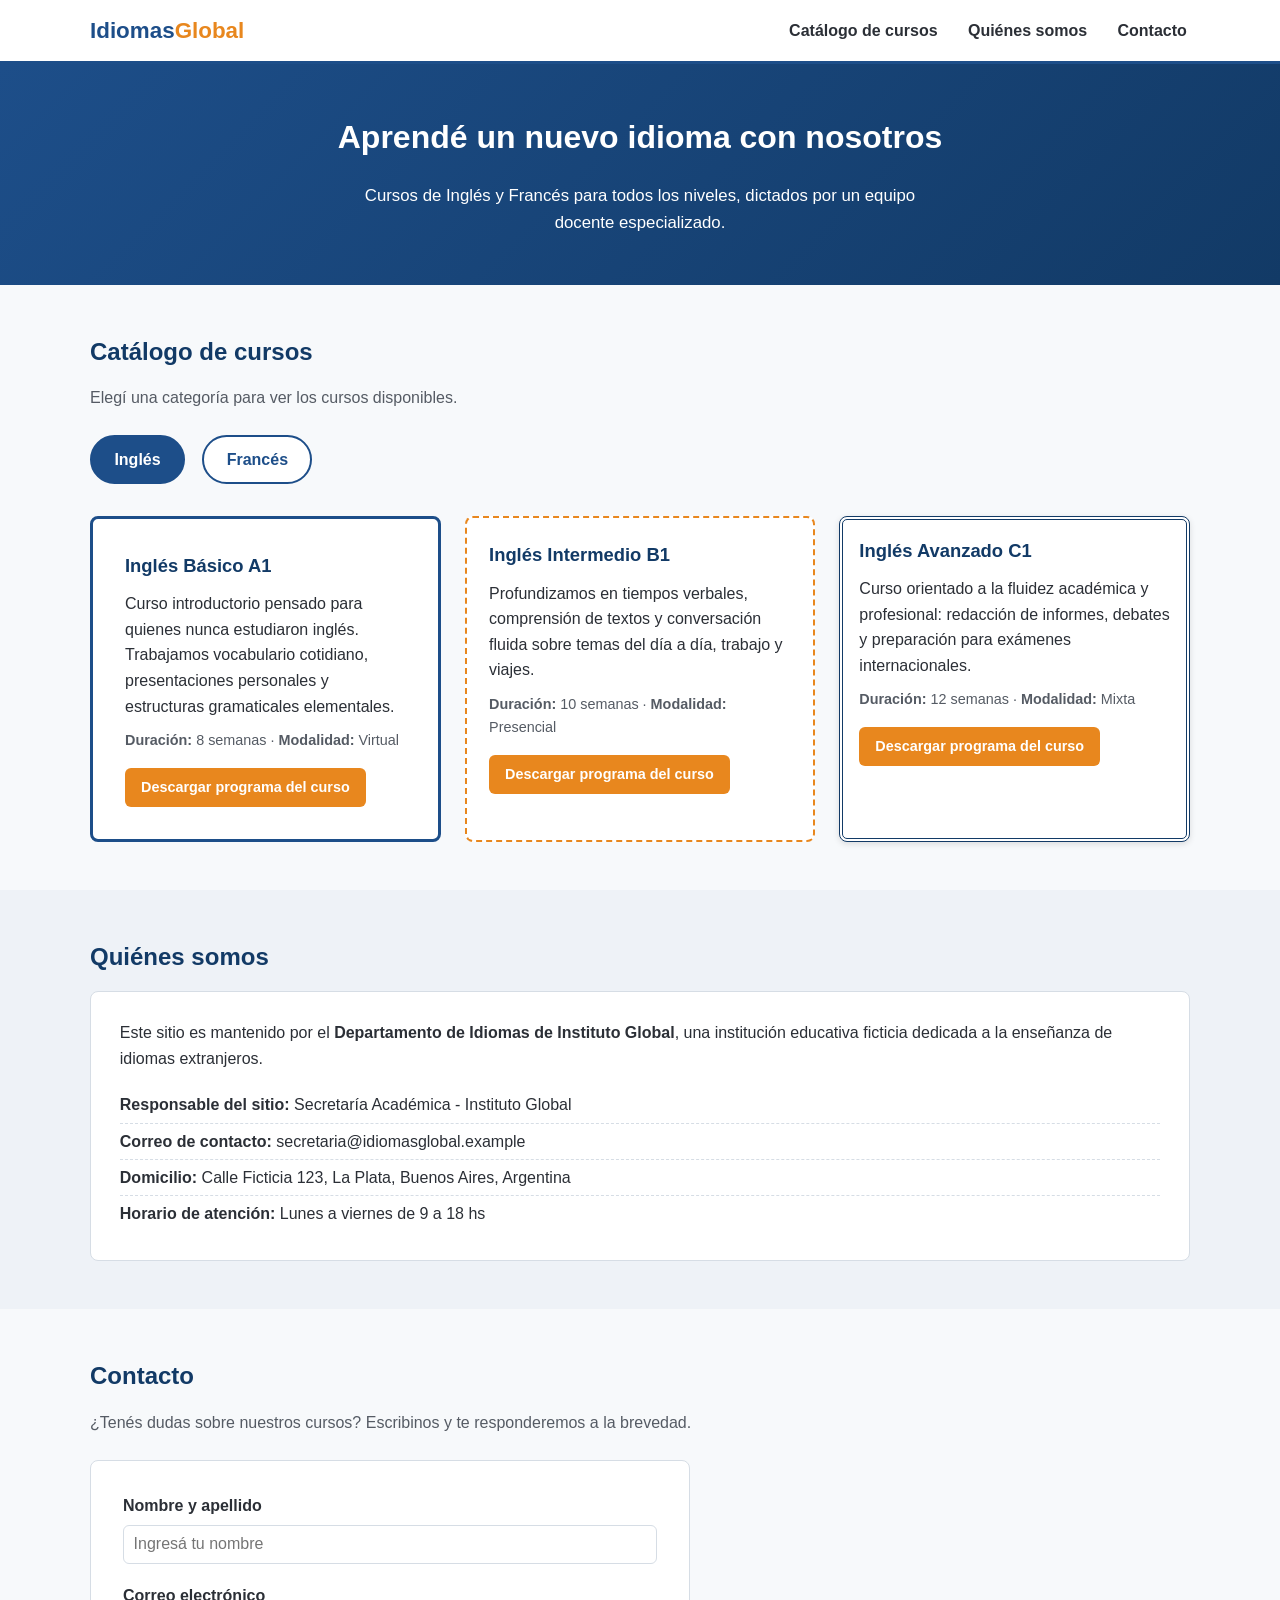
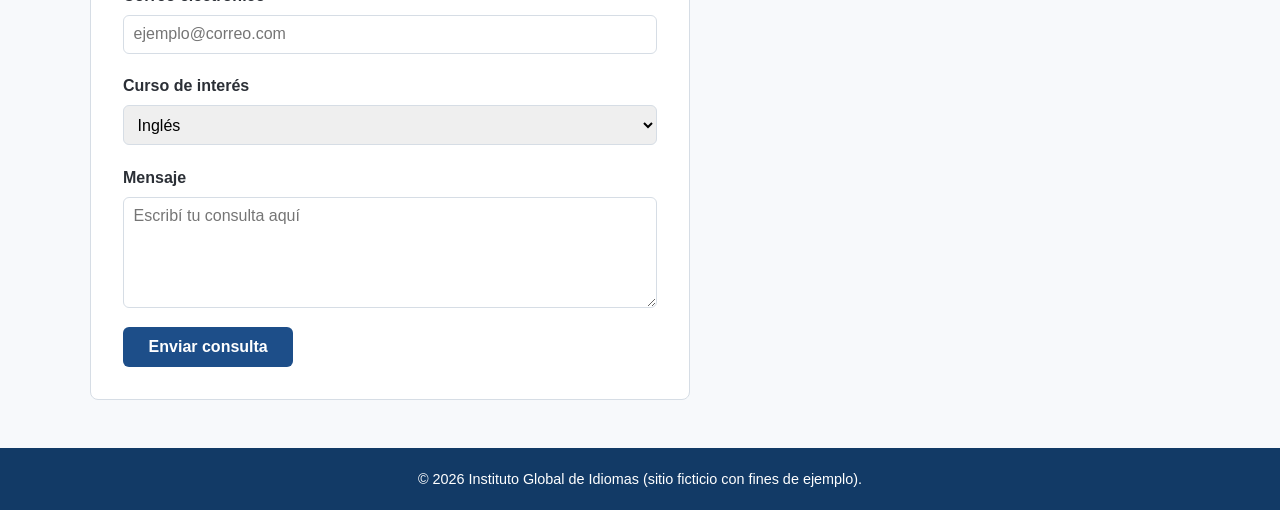
<file: Respuesta-Claude/index.html>
<!DOCTYPE html>
<html lang="es">
<head>
  <meta charset="UTF-8">
  <meta name="viewport" content="width=device-width, initial-scale=1.0">
  <title>Idiomas Global - Cursos de Inglés y Francés</title>
  <link rel="stylesheet" href="estilosA.css">
</head>
<body>

  <header class="encabezado">
    <div class="contenedor encabezado-flex">
      <div class="logo">Idiomas<span>Global</span></div>
      <nav class="nav-principal">
        <ul>
          <li><a href="#catalogo">Catálogo de cursos</a></li>
          <li><a href="#nosotros">Quiénes somos</a></li>
          <li><a href="#contacto">Contacto</a></li>
        </ul>
      </nav>
    </div>
  </header>

  <main>

    <!-- ===================== HERO ===================== -->
    <section class="hero">
      <div class="contenedor">
        <h1>Aprendé un nuevo idioma con nosotros</h1>
        <p>Cursos de Inglés y Francés para todos los niveles, dictados por un equipo docente especializado.</p>
      </div>
    </section>

    <!-- ===================== CATÁLOGO ===================== -->
    <section id="catalogo" class="seccion">
      <div class="contenedor">
        <h2>Catálogo de cursos</h2>
        <p class="subtitulo">Elegí una categoría para ver los cursos disponibles.</p>

        <!-- Selector de categoría sin JavaScript: radio buttons + CSS.
             IMPORTANTE: los inputs, labels y los grupos de cursos deben ser
             hermanos directos (mismo padre) para que funcione el selector "~". -->
        <input type="radio" name="categoria" id="tab-ingles" class="tab-input" checked>
        <label for="tab-ingles" class="tab-label">Inglés</label>

        <input type="radio" name="categoria" id="tab-frances" class="tab-input">
        <label for="tab-frances" class="tab-label">Francés</label>

        <!-- Cursos de Inglés -->
        <div class="grupo-cursos cursos-ingles">

          <article class="curso curso-estilo-1">
            <h3>Inglés Básico A1</h3>
            <p>Curso introductorio pensado para quienes nunca estudiaron inglés. Trabajamos vocabulario cotidiano, presentaciones personales y estructuras gramaticales elementales.</p>
            <p class="detalle-curso"><strong>Duración:</strong> 8 semanas &middot; <strong>Modalidad:</strong> Virtual</p>
            <a class="boton-descarga" href="programas/ingles-basico-a1.pdf" download>Descargar programa del curso</a>
          </article>

          <article class="curso curso-estilo-2">
            <h3>Inglés Intermedio B1</h3>
            <p>Profundizamos en tiempos verbales, comprensión de textos y conversación fluida sobre temas del día a día, trabajo y viajes.</p>
            <p class="detalle-curso"><strong>Duración:</strong> 10 semanas &middot; <strong>Modalidad:</strong> Presencial</p>
            <a class="boton-descarga" href="programas/ingles-intermedio-b1.pdf" download>Descargar programa del curso</a>
          </article>

          <article class="curso curso-estilo-3">
            <h3>Inglés Avanzado C1</h3>
            <p>Curso orientado a la fluidez académica y profesional: redacción de informes, debates y preparación para exámenes internacionales.</p>
            <p class="detalle-curso"><strong>Duración:</strong> 12 semanas &middot; <strong>Modalidad:</strong> Mixta</p>
            <a class="boton-descarga" href="programas/ingles-avanzado-c1.pdf" download>Descargar programa del curso</a>
          </article>

        </div>

        <!-- Cursos de Francés -->
        <div class="grupo-cursos cursos-frances">

          <article class="curso curso-estilo-4">
            <h3>Francés Básico A1</h3>
            <p>Primeros pasos en el idioma francés: pronunciación, saludos, números y frases esenciales para desenvolverse en situaciones simples.</p>
            <p class="detalle-curso"><strong>Duración:</strong> 8 semanas &middot; <strong>Modalidad:</strong> Virtual</p>
            <a class="boton-descarga" href="programas/frances-basico-a1.pdf" download>Descargar programa del curso</a>
          </article>

          <article class="curso curso-estilo-5">
            <h3>Francés Intermedio B1</h3>
            <p>Ampliamos el vocabulario y la gramática para poder mantener conversaciones cotidianas y comprender textos de dificultad media.</p>
            <p class="detalle-curso"><strong>Duración:</strong> 10 semanas &middot; <strong>Modalidad:</strong> Presencial</p>
            <a class="boton-descarga" href="programas/frances-intermedio-b1.pdf" download>Descargar programa del curso</a>
          </article>

          <article class="curso curso-estilo-6">
            <h3>Francés Avanzado C1</h3>
            <p>Curso de perfeccionamiento con foco en literatura, actualidad francófona y preparación para certificaciones oficiales (DELF/DALF).</p>
            <p class="detalle-curso"><strong>Duración:</strong> 12 semanas &middot; <strong>Modalidad:</strong> Mixta</p>
            <a class="boton-descarga" href="programas/frances-avanzado-c1.pdf" download>Descargar programa del curso</a>
          </article>

        </div>

      </div>
    </section>

    <!-- ===================== QUIÉNES SOMOS ===================== -->
    <section id="nosotros" class="seccion seccion-alterna">
      <div class="contenedor">
        <h2>Quiénes somos</h2>
        <div class="tarjeta-info">
          <p>Este sitio es mantenido por el <strong>Departamento de Idiomas de Instituto Global</strong>, una institución educativa ficticia dedicada a la enseñanza de idiomas extranjeros.</p>
          <ul class="lista-info">
            <li><strong>Responsable del sitio:</strong> Secretaría Académica - Instituto Global</li>
            <li><strong>Correo de contacto:</strong> secretaria@idiomasglobal.example</li>
            <li><strong>Domicilio:</strong> Calle Ficticia 123, La Plata, Buenos Aires, Argentina</li>
            <li><strong>Horario de atención:</strong> Lunes a viernes de 9 a 18 hs</li>
          </ul>
        </div>
      </div>
    </section>

    <!-- ===================== CONTACTO ===================== -->
    <section id="contacto" class="seccion">
      <div class="contenedor">
        <h2>Contacto</h2>
        <p class="subtitulo">¿Tenés dudas sobre nuestros cursos? Escribinos y te responderemos a la brevedad.</p>

        <form class="formulario-contacto" action="#" method="get">
          <div class="campo-formulario">
            <label for="nombre">Nombre y apellido</label>
            <input type="text" id="nombre" name="nombre" placeholder="Ingresá tu nombre" required>
          </div>

          <div class="campo-formulario">
            <label for="email">Correo electrónico</label>
            <input type="email" id="email" name="email" placeholder="ejemplo@correo.com" required>
          </div>

          <div class="campo-formulario">
            <label for="curso-interes">Curso de interés</label>
            <select id="curso-interes" name="curso-interes">
              <option value="ingles">Inglés</option>
              <option value="frances">Francés</option>
              <option value="otro">Otro / No estoy seguro</option>
            </select>
          </div>

          <div class="campo-formulario">
            <label for="mensaje">Mensaje</label>
            <textarea id="mensaje" name="mensaje" rows="5" placeholder="Escribí tu consulta aquí"></textarea>
          </div>

          <button type="submit" class="boton-enviar">Enviar consulta</button>
        </form>
      </div>
    </section>

  </main>

  <footer class="pie-pagina">
    <div class="contenedor">
      <p>&copy; 2026 Instituto Global de Idiomas (sitio ficticio con fines de ejemplo).</p>
    </div>
  </footer>

</body>
</html>
</file>
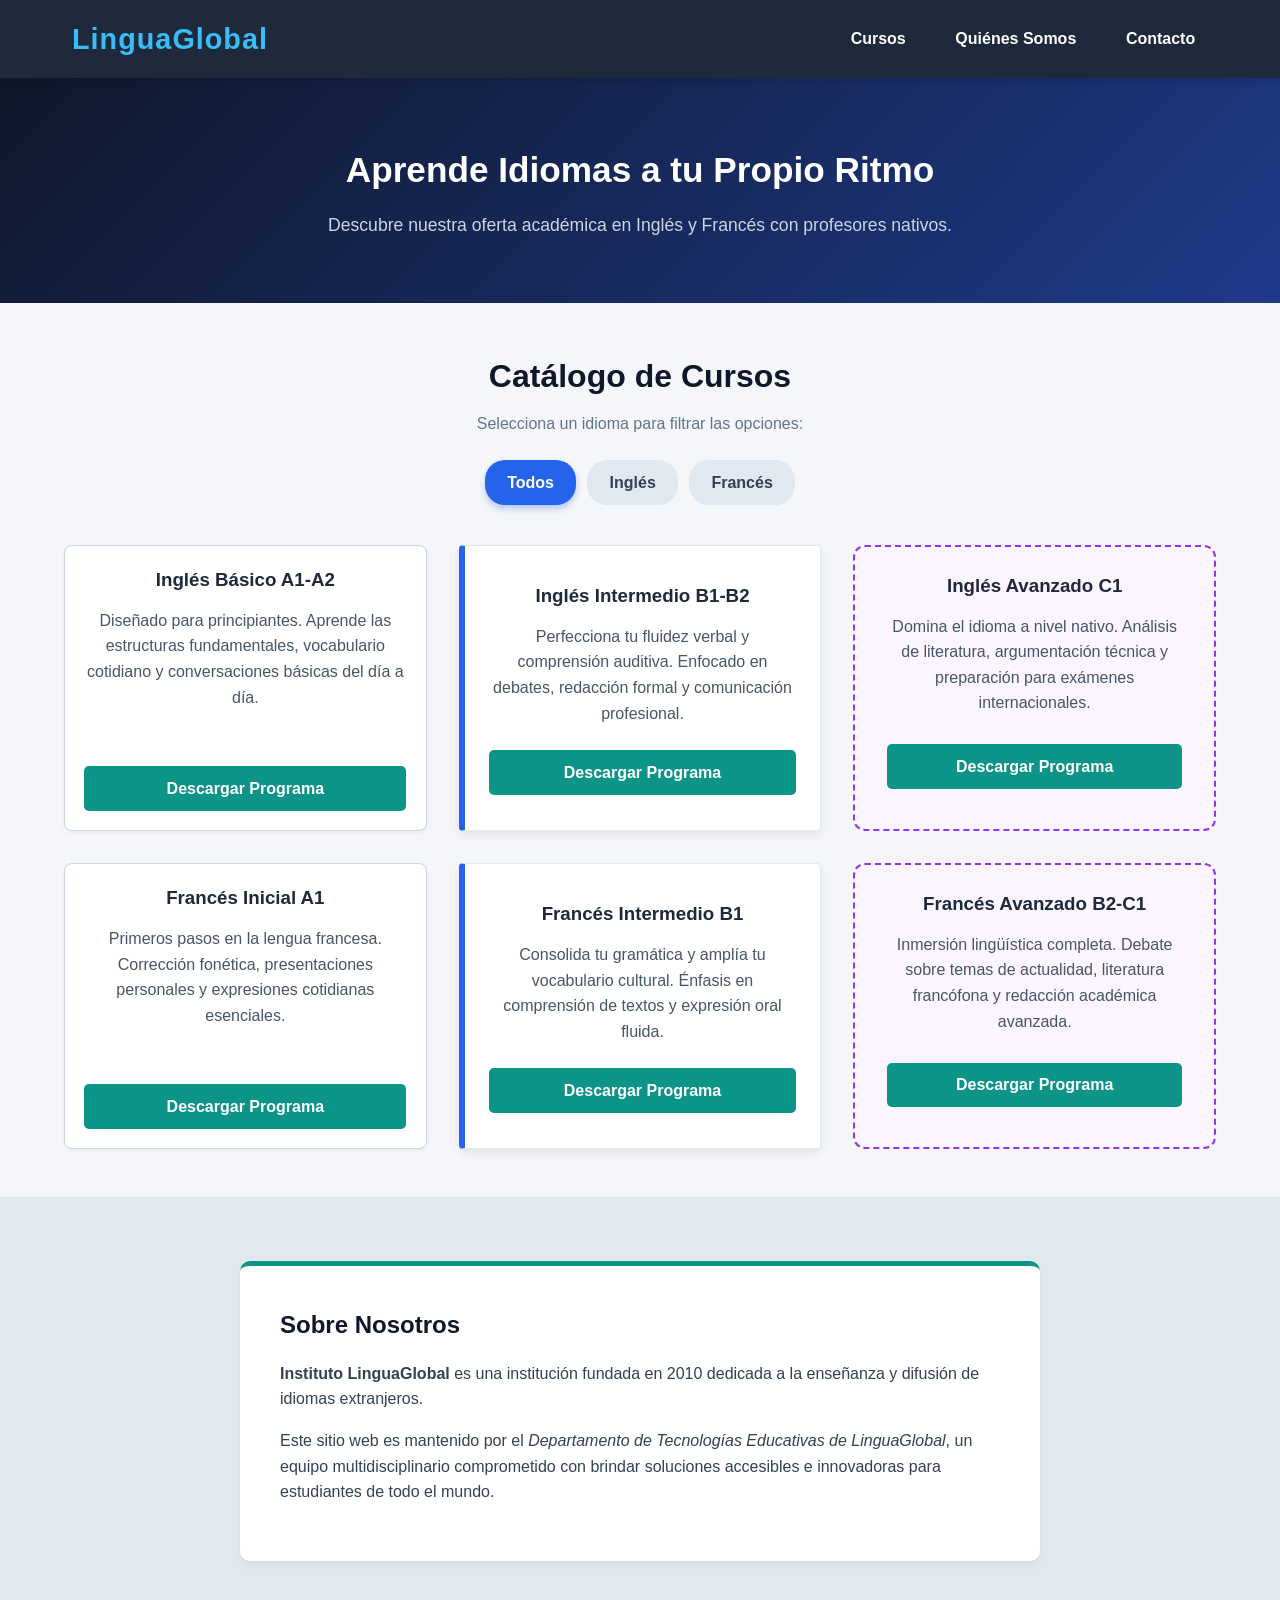
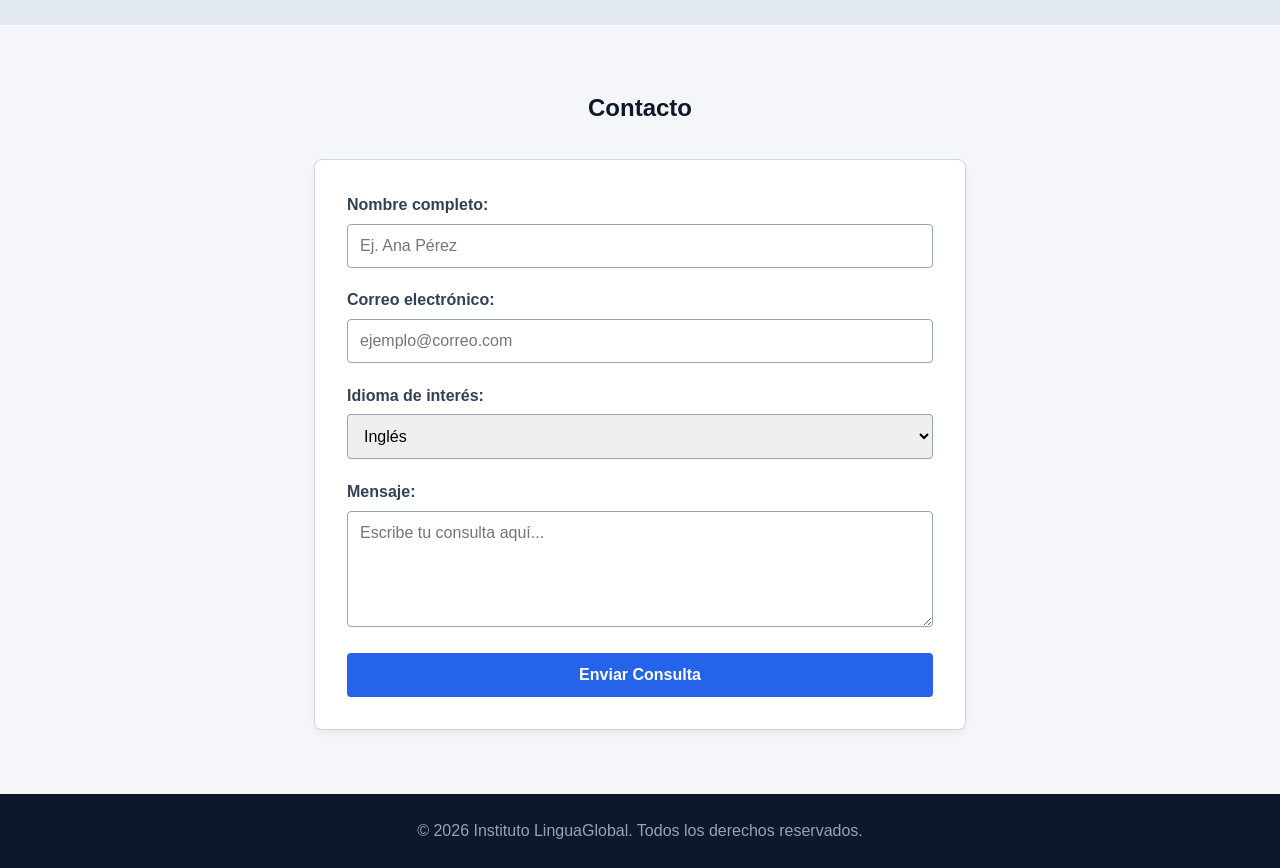
<file: Respuesta-Gemini/index.html>
<!DOCTYPE html>
<html lang="es">
<head>
    <meta charset="UTF-8">
    <meta name="viewport" content="width=device-width, initial-scale=1.0">
    <title>Instituto de Idiomas LinguaGlobal</title>
    <link rel="stylesheet" href="estilosA.css">
</head>
<body>

    <!-- Encabezado y Navegación principal -->
    <header class="header">
        <div class="header-container">
            <h1 class="logo">LinguaGlobal</h1>
            <nav class="nav">
                <ul>
                    <li><a href="#catalogo">Cursos</a></li>
                    <li><a href="#nosotros">Quiénes Somos</a></li>
                    <li><a href="#contacto">Contacto</a></li>
                </ul>
            </nav>
        </div>
    </header>

    <main>
        <!-- Hero Section -->
        <section class="hero">
            <h2>Aprende Idiomas a tu Propio Ritmo</h2>
            <p>Descubre nuestra oferta académica en Inglés y Francés con profesores nativos.</p>
        </section>

        <!-- Sección de Catálogo de Cursos -->
        <section id="catalogo" class="catalogo-section">
            <h2>Catálogo de Cursos</h2>
            <p class="instruccion-filtro">Selecciona un idioma para filtrar las opciones:</p>

            <!-- Sistema de filtrado solo con HTML y CSS -->
            <div class="filtro-container">
                <input type="radio" id="cat-todos" name="categoria" checked>
                <label for="cat-todos" class="btn-filtro">Todos</label>

                <input type="radio" id="cat-ingles" name="categoria">
                <label for="cat-ingles" class="btn-filtro">Inglés</label>

                <input type="radio" id="cat-frances" name="categoria">
                <label for="cat-frances" class="btn-filtro">Francés</label>

                <!-- Grilla de Cursos -->
                <div class="cursos-grid">
                    
                    <!-- Cursos de Inglés -->
                    <article class="curso-card curso-ingles estilo-borde-1">
                        <h3>Inglés Básico A1-A2</h3>
                        <p class="descripcion">Diseñado para principiantes. Aprende las estructuras fundamentales, vocabulario cotidiano y conversaciones básicas del día a día.</p>
                        <a href="programas/programa-ingles-basico.pdf" class="btn-descarga" download>Descargar Programa</a>
                    </article>

                    <article class="curso-card curso-ingles estilo-borde-2">
                        <h3>Inglés Intermedio B1-B2</h3>
                        <p class="descripcion">Perfecciona tu fluidez verbal y comprensión auditiva. Enfocado en debates, redacción formal y comunicación profesional.</p>
                        <a href="programas/programa-ingles-intermedio.pdf" class="btn-descarga" download>Descargar Programa</a>
                    </article>

                    <article class="curso-card curso-ingles estilo-borde-3">
                        <h3>Inglés Avanzado C1</h3>
                        <p class="descripcion">Domina el idioma a nivel nativo. Análisis de literatura, argumentación técnica y preparación para exámenes internacionales.</p>
                        <a href="programas/programa-ingles-avanzado.pdf" class="btn-descarga" download>Descargar Programa</a>
                    </article>

                    <!-- Cursos de Francés -->
                    <article class="curso-card curso-frances estilo-borde-1">
                        <h3>Francés Inicial A1</h3>
                        <p class="descripcion">Primeros pasos en la lengua francesa. Corrección fonética, presentaciones personales y expresiones cotidianas esenciales.</p>
                        <a href="programas/programa-frances-basico.pdf" class="btn-descarga" download>Descargar Programa</a>
                    </article>

                    <article class="curso-card curso-frances estilo-borde-2">
                        <h3>Francés Intermedio B1</h3>
                        <p class="descripcion">Consolida tu gramática y amplía tu vocabulario cultural. Énfasis en comprensión de textos y expresión oral fluida.</p>
                        <a href="programas/programa-frances-intermedio.pdf" class="btn-descarga" download>Descargar Programa</a>
                    </article>

                    <article class="curso-card curso-frances estilo-borde-3">
                        <h3>Francés Avanzado B2-C1</h3>
                        <p class="descripcion">Inmersión lingüística completa. Debate sobre temas de actualidad, literatura francófona y redacción académica avanzada.</p>
                        <a href="programas/programa-frances-avanzado.pdf" class="btn-descarga" download>Descargar Programa</a>
                    </article>

                </div>
            </div>
        </section>

        <!-- Sección Quiénes Somos -->
        <section id="nosotros" class="nosotros-section">
            <div class="nosotros-card">
                <h2>Sobre Nosotros</h2>
                <p><strong>Instituto LinguaGlobal</strong> es una institución fundada en 2010 dedicada a la enseñanza y difusión de idiomas extranjeros.</p>
                <p>Este sitio web es mantenido por el <em>Departamento de Tecnologías Educativas de LinguaGlobal</em>, un equipo multidisciplinario comprometido con brindar soluciones accesibles e innovadoras para estudiantes de todo el mundo.</p>
            </div>
        </section>

        <!-- Sección de Contacto -->
        <section id="contacto" class="contacto-section">
            <h2>Contacto</h2>
            <form class="contacto-form" action="#" method="post">
                <div class="form-group">
                    <label for="nombre">Nombre completo:</label>
                    <input type="text" id="nombre" name="nombre" required placeholder="Ej. Ana Pérez">
                </div>

                <div class="form-group">
                    <label for="email">Correo electrónico:</label>
                    <input type="email" id="email" name="email" required placeholder="ejemplo@correo.com">
                </div>

                <div class="form-group">
                    <label for="idioma-interes">Idioma de interés:</label>
                    <select id="idioma-interes" name="idioma-interes">
                        <option value="ingles">Inglés</option>
                        <option value="frances">Francés</option>
                        <option value="ambos">Ambos</option>
                    </select>
                </div>

                <div class="form-group">
                    <label for="mensaje">Mensaje:</label>
                    <textarea id="mensaje" name="mensaje" rows="5" required placeholder="Escribe tu consulta aquí..."></textarea>
                </div>

                <button type="submit" class="btn-submit">Enviar Consulta</button>
            </form>
        </section>
    </main>

    <!-- Pie de página -->
    <footer class="footer">
        <p>&copy; 2026 Instituto LinguaGlobal. Todos los derechos reservados.</p>
    </footer>

</body>
</html>
</file>
<file: Respuesta-Claude/estilosA.css>
/* =========================================================
   estilosA.css
   Hoja de estilos única para el sitio "Idiomas Global"
   ========================================================= */

/* ---------- Reset básico ---------- */
* {
  margin: 0;
  padding: 0;
  box-sizing: border-box;
}

:root {
  --color-primario: #1d4e89;
  --color-primario-oscuro: #123a66;
  --color-secundario: #e8871e;
  --color-fondo: #f7f9fb;
  --color-fondo-alterno: #eef2f7;
  --color-texto: #2b2f36;
  --color-borde: #d6dde5;
  --radio-borde: 8px;
}

html {
  scroll-behavior: smooth;
}

body {
  font-family: "Segoe UI", Verdana, Arial, sans-serif;
  color: var(--color-texto);
  background-color: var(--color-fondo);
  line-height: 1.6;
}

.contenedor {
  width: 90%;
  max-width: 1100px;
  margin: 0 auto;
}

h1, h2, h3 {
  color: var(--color-primario-oscuro);
  margin-bottom: 0.6em;
}

a {
  text-decoration: none;
}

/* ---------- Encabezado / Navegación ---------- */
.encabezado {
  background-color: #ffffff;
  border-bottom: 3px solid var(--color-primario);
  position: sticky;
  top: 0;
  z-index: 10;
}

.encabezado-flex {
  display: flex;
  justify-content: space-between;
  align-items: center;
  flex-wrap: wrap;
  padding: 0.8rem 0;
}

.logo {
  font-size: 1.4rem;
  font-weight: bold;
  color: var(--color-primario);
}

.logo span {
  color: var(--color-secundario);
}

.nav-principal ul {
  list-style: none;
  display: flex;
  gap: 1.5rem;
  flex-wrap: wrap;
}

.nav-principal a {
  color: var(--color-texto);
  font-weight: 600;
  padding: 0.4rem 0.2rem;
  border-bottom: 2px solid transparent;
  transition: border-color 0.2s ease, color 0.2s ease;
}

.nav-principal a:hover {
  color: var(--color-primario);
  border-bottom: 2px solid var(--color-secundario);
}

/* ---------- Hero ---------- */
.hero {
  background: linear-gradient(135deg, var(--color-primario), var(--color-primario-oscuro));
  color: #ffffff;
  padding: 3rem 0;
  text-align: center;
}

.hero h1 {
  color: #ffffff;
  font-size: 2rem;
}

.hero p {
  max-width: 600px;
  margin: 0 auto;
  font-size: 1.05rem;
}

/* ---------- Secciones genéricas ---------- */
.seccion {
  padding: 3rem 0;
}

.seccion-alterna {
  background-color: var(--color-fondo-alterno);
}

.subtitulo {
  margin-bottom: 1.5rem;
  color: #555b64;
}

/* ---------- Selector de categoría (solo HTML/CSS) ----------
   Los inputs y las etiquetas son hermanos directos de los
   .grupo-cursos (ver index.html): esto es imprescindible para
   que el selector "~" de más abajo funcione. */

/* Ocultamos los radio buttons reales y mostramos las etiquetas como pestañas */
.tab-input {
  position: absolute;
  opacity: 0;
  width: 0;
  height: 0;
}

.tab-label {
  display: inline-block;
  padding: 0.6rem 1.4rem;
  margin: 0 0.8rem 2rem 0;
  border: 2px solid var(--color-primario);
  border-radius: 30px;
  color: var(--color-primario);
  font-weight: 600;
  cursor: pointer;
  background-color: #ffffff;
  transition: background-color 0.2s ease, color 0.2s ease;
}

.tab-label:hover {
  background-color: #e6edf5;
}

.tab-input:checked + .tab-label {
  background-color: var(--color-primario);
  color: #ffffff;
}

/* Mostrar/ocultar grupos de cursos según la categoría elegida */
.grupo-cursos {
  display: none;
  grid-template-columns: repeat(auto-fit, minmax(280px, 1fr));
  gap: 1.5rem;
}

#tab-ingles:checked ~ .cursos-ingles {
  display: grid;
}

#tab-frances:checked ~ .cursos-frances {
  display: grid;
}

/* ---------- Tarjetas de cursos ----------
   Cada curso usa un estilo distinto de border y padding
   para demostrar variedad visual. */
.curso {
  background-color: #ffffff;
  border-radius: var(--radio-borde);
}

.curso h3 {
  font-size: 1.15rem;
}

.detalle-curso {
  font-size: 0.9rem;
  color: #555b64;
  margin: 0.6rem 0 1rem 0;
}

.boton-descarga {
  display: inline-block;
  background-color: var(--color-secundario);
  color: #ffffff;
  padding: 0.5rem 1rem;
  border-radius: 6px;
  font-weight: 600;
  font-size: 0.9rem;
}

.boton-descarga:hover {
  background-color: #c96f10;
}

/* Estilo 1: borde sólido grueso, padding amplio */
.curso-estilo-1 {
  border: 3px solid var(--color-primario);
  padding: 2rem;
}

/* Estilo 2: borde punteado, padding medio */
.curso-estilo-2 {
  border: 2px dashed var(--color-secundario);
  padding: 1.4rem;
}

/* Estilo 3: borde doble, padding chico + sombra */
.curso-estilo-3 {
  border: 4px double var(--color-primario-oscuro);
  padding: 1rem;
  box-shadow: 0 2px 6px rgba(0, 0, 0, 0.12);
}

/* Estilo 4: borde punteado fino, padding amplio */
.curso-estilo-4 {
  border: 1px dotted var(--color-primario-oscuro);
  padding: 2rem;
}

/* Estilo 5: borde grueso solo inferior, padding medio */
.curso-estilo-5 {
  border: 1px solid var(--color-borde);
  border-bottom: 6px solid var(--color-secundario);
  padding: 1.5rem;
}

/* Estilo 6: borde sólido redondeado marcado, padding chico */
.curso-estilo-6 {
  border: 2px solid var(--color-secundario);
  border-radius: 20px;
  padding: 1rem 1.2rem;
}

/* ---------- Quiénes somos ---------- */
.tarjeta-info {
  background-color: #ffffff;
  border: 1px solid var(--color-borde);
  border-radius: var(--radio-borde);
  padding: 1.8rem;
}

.lista-info {
  list-style: none;
  margin-top: 1rem;
}

.lista-info li {
  padding: 0.3rem 0;
  border-bottom: 1px dashed var(--color-borde);
}

.lista-info li:last-child {
  border-bottom: none;
}

/* ---------- Formulario de contacto ---------- */
.formulario-contacto {
  background-color: #ffffff;
  border: 1px solid var(--color-borde);
  border-radius: var(--radio-borde);
  padding: 2rem;
  max-width: 600px;
}

.campo-formulario {
  margin-bottom: 1.2rem;
  display: flex;
  flex-direction: column;
}

.campo-formulario label {
  font-weight: 600;
  margin-bottom: 0.4rem;
}

.campo-formulario input,
.campo-formulario select,
.campo-formulario textarea {
  padding: 0.6rem;
  border: 1px solid var(--color-borde);
  border-radius: 6px;
  font-family: inherit;
  font-size: 1rem;
}

.campo-formulario input:focus,
.campo-formulario select:focus,
.campo-formulario textarea:focus {
  outline: none;
  border-color: var(--color-primario);
}

.boton-enviar {
  background-color: var(--color-primario);
  color: #ffffff;
  border: none;
  padding: 0.7rem 1.6rem;
  border-radius: 6px;
  font-size: 1rem;
  font-weight: 600;
  cursor: pointer;
}

.boton-enviar:hover {
  background-color: var(--color-primario-oscuro);
}

/* ---------- Pie de página ---------- */
.pie-pagina {
  background-color: var(--color-primario-oscuro);
  color: #ffffff;
  text-align: center;
  padding: 1.2rem 0;
  font-size: 0.9rem;
}

/* =========================================================
   Responsive
   ========================================================= */
@media (max-width: 768px) {
  .encabezado-flex {
    flex-direction: column;
    align-items: flex-start;
  }

  .nav-principal ul {
    gap: 1rem;
  }

  .hero h1 {
    font-size: 1.6rem;
  }

  .grupo-cursos {
    grid-template-columns: 1fr;
  }

  .formulario-contacto {
    max-width: 100%;
  }
}

@media (max-width: 480px) {
  .tab-label {
    display: block;
    text-align: center;
    margin: 0 0 0.8rem 0;
  }
}
</file>
<file: Respuesta-Gemini/estilosA.css>
/* ==========================================================================
   RESET Y ESTILOS GENERALES
   ========================================================================== */
* {
    box-sizing: border-box;
    margin: 0;
    padding: 0;
}

body {
    font-family: 'Segoe UI', Tahoma, Geneva, Verdana, sans-serif;
    line-height: 1.6;
    color: #2b2b2b;
    background-color: #f4f6f9;
}

/* ==========================================================================
   HEADER Y NAVEGACIÓN
   ========================================================================== */
.header {
    background-color: #1e293b;
    color: #ffffff;
    position: sticky;
    top: 0;
    z-index: 100;
    box-shadow: 0 4px 6px rgba(0, 0, 0, 0.1);
}

.header-container {
    max-width: 1200px;
    margin: 0 auto;
    display: flex;
    justify-content: space-between;
    align-items: center;
    padding: 1rem 2rem;
}

.logo {
    font-size: 1.8rem;
    color: #38bdf8;
    letter-spacing: 1px;
}

.nav ul {
    display: flex;
    list-style: none;
    gap: 1.5rem;
}

.nav a {
    color: #ffffff;
    text-decoration: none;
    font-weight: 600;
    padding: 0.5rem 0.8rem;
    border-radius: 4px;
    transition: background-color 0.3s ease;
}

.nav a:hover {
    background-color: #334155;
    color: #38bdf8;
}

/* ==========================================================================
   HERO SECTION
   ========================================================================== */
.hero {
    background: linear-gradient(135deg, #0f172a, #1e3a8a);
    color: #ffffff;
    text-align: center;
    padding: 4rem 1.5rem;
}

.hero h2 {
    font-size: 2.2rem;
    margin-bottom: 0.8rem;
}

.hero p {
    font-size: 1.1rem;
    color: #cbd5e1;
}

/* ==========================================================================
   CATÁLOGO Y FILTRADO (CSS PURO)
   ========================================================================== */
.catalogo-section {
    max-width: 1200px;
    margin: 3rem auto;
    padding: 0 1.5rem;
}

.catalogo-section h2 {
    text-align: center;
    color: #0f172a;
    font-size: 2rem;
    margin-bottom: 0.5rem;
}

.instruccion-filtro {
    text-align: center;
    margin-bottom: 1.5rem;
    color: #64748b;
}

/* Ocultar los inputs tipo radio reales */
.filtro-container input[type="radio"] {
    display: none;
}

/* Botones visuales para el filtro */
.btn-filtro {
    display: inline-block;
    padding: 0.6rem 1.4rem;
    margin: 0 0.2rem 1.5rem 0.2rem;
    background-color: #e2e8f0;
    color: #334155;
    font-weight: 600;
    border-radius: 20px;
    cursor: pointer;
    transition: all 0.3s ease;
}

.filtro-container {
    text-align: center;
}

/* Estado activo de los botones mediante :checked */
#cat-todos:checked + label,
#cat-ingles:checked + label,
#cat-frances:checked + label {
    background-color: #2563eb;
    color: #ffffff;
    box-shadow: 0 4px 6px rgba(37, 99, 235, 0.3);
}

/* Lógica de filtrado con CSS mediante Selectores Hermanos */
#cat-ingles:checked ~ .cursos-grid .curso-frances {
    display: none;
}

#cat-frances:checked ~ .cursos-grid .curso-ingles {
    display: none;
}

/* ==========================================================================
   GRILLA Y TARJETAS DE CURSOS (DEMOSTRACIÓN DE BORDES Y PADDING)
   ========================================================================== */
.cursos-grid {
    display: grid;
    grid-template-columns: repeat(auto-fit, minmax(300px, 1fr));
    gap: 2rem;
    margin-top: 1rem;
}

.curso-card {
    background-color: #ffffff;
    display: flex;
    flex-direction: column;
    justify-content: space-between;
    transition: transform 0.3s ease;
}

.curso-card:hover {
    transform: translateY(-5px);
}

.curso-card h3 {
    margin-bottom: 0.8rem;
    color: #1e293b;
}

.curso-card .descripcion {
    flex-grow: 1;
    margin-bottom: 1.5rem;
    color: #475569;
}

.btn-descarga {
    display: inline-block;
    text-align: center;
    padding: 0.6rem 1rem;
    background-color: #0d9488;
    color: #ffffff;
    text-decoration: none;
    border-radius: 5px;
    font-weight: 600;
    transition: background-color 0.3s ease;
}

.btn-descarga:hover {
    background-color: #0f766e;
}

/* --- DIVERSIDAD DE BORDES Y PADDINGS EXIGIDOS --- */

/* Estilo 1: Borde fino sólido con relleno moderado */
.estilo-borde-1 {
    border: 1px solid #cbd5e1;
    border-radius: 8px;
    padding: 1.2rem;
    box-shadow: 0 2px 4px rgba(0, 0, 0, 0.05);
}

/* Estilo 2: Borde grueso en el lateral izquierdo con padding amplio */
.estilo-borde-2 {
    border: 1px solid #e2e8f0;
    border-left: 6px solid #2563eb;
    border-radius: 4px;
    padding: 2.2rem 1.5rem;
    box-shadow: 0 4px 10px rgba(0, 0, 0, 0.08);
}

/* Estilo 3: Borde punteado doble tono con padding asimétrico */
.estilo-borde-3 {
    border: 2px dashed #9333ea;
    border-radius: 12px;
    padding: 1.5rem 2rem 2.5rem 2rem;
    background-color: #faf5ff;
}

/* ==========================================================================
   SECCIÓN QUIÉNES SOMOS
   ========================================================================== */
.nosotros-section {
    background-color: #e2e8f0;
    padding: 4rem 1.5rem;
    margin-top: 3rem;
}

.nosotros-card {
    max-width: 800px;
    margin: 0 auto;
    background-color: #ffffff;
    padding: 2.5rem;
    border-radius: 10px;
    border-top: 5px solid #0d9488;
    box-shadow: 0 4px 6px rgba(0, 0, 0, 0.05);
}

.nosotros-card h2 {
    color: #0f172a;
    margin-bottom: 1rem;
}

.nosotros-card p {
    margin-bottom: 1rem;
    color: #334155;
}

/* ==========================================================================
   SECCIÓN FORMULARIO DE CONTACTO
   ========================================================================== */
.contacto-section {
    max-width: 700px;
    margin: 4rem auto;
    padding: 0 1.5rem;
}

.contacto-section h2 {
    text-align: center;
    color: #0f172a;
    margin-bottom: 2rem;
}

.contacto-form {
    background-color: #ffffff;
    padding: 2rem;
    border-radius: 8px;
    border: 1px solid #cbd5e1;
    box-shadow: 0 4px 6px rgba(0, 0, 0, 0.05);
}

.form-group {
    margin-bottom: 1.2rem;
}

.form-group label {
    display: block;
    margin-bottom: 0.4rem;
    font-weight: 600;
    color: #334155;
}

.form-group input,
.form-group select,
.form-group textarea {
    width: 100%;
    padding: 0.75rem;
    border: 1px solid #94a3b8;
    border-radius: 4px;
    font-family: inherit;
    font-size: 1rem;
}

.form-group input:focus,
.form-group select:focus,
.form-group textarea:focus {
    outline: none;
    border-color: #2563eb;
    box-shadow: 0 0 0 3px rgba(37, 99, 235, 0.2);
}

.btn-submit {
    width: 100%;
    padding: 0.8rem;
    background-color: #2563eb;
    color: #ffffff;
    border: none;
    border-radius: 4px;
    font-size: 1rem;
    font-weight: 600;
    cursor: pointer;
    transition: background-color 0.3s ease;
}

.btn-submit:hover {
    background-color: #1d4ed8;
}

/* ==========================================================================
   FOOTER
   ========================================================================== */
.footer {
    background-color: #0f172a;
    color: #94a3b8;
    text-align: center;
    padding: 1.5rem;
    margin-top: 4rem;
}

/* ==========================================================================
   RESPONSIVE DESIGN (MEDIA QUERIES)
   ========================================================================== */
@media (max-width: 768px) {
    .header-container {
        flex-direction: column;
        gap: 1rem;
    }

    .nav ul {
        width: 100%;
        justify-content: center;
    }

    .hero h2 {
        font-size: 1.7rem;
    }

    .cursos-grid {
        grid-template-columns: 1fr;
    }

    .nosotros-card {
        padding: 1.5rem;
    }

    .contacto-form {
        padding: 1.5rem;
    }
}
</file>
